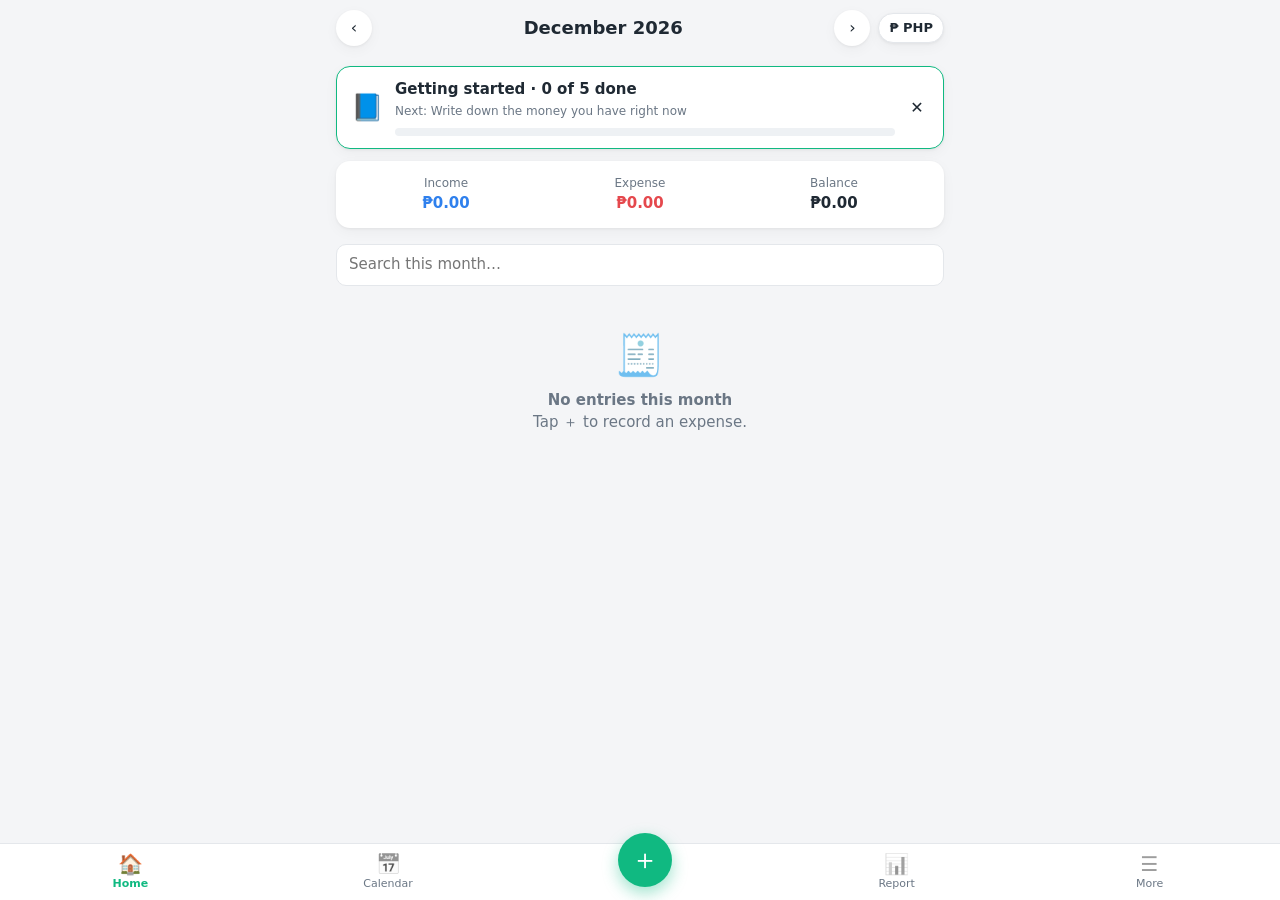
<file: index.html>
<!doctype html>
<html lang="en">
<head>
  <meta charset="utf-8">
  <meta name="viewport" content="width=device-width, initial-scale=1, viewport-fit=cover">
  <title>Kakeibo</title>
  <meta name="description" content="Offline-first household expense tracker">
  <meta name="theme-color" content="#10b981">
  <meta name="apple-mobile-web-app-capable" content="yes">
  <meta name="apple-mobile-web-app-status-bar-style" content="default">
  <meta name="apple-mobile-web-app-title" content="Kakeibo">
  <link rel="manifest" href="manifest.webmanifest">
  <link rel="icon" type="image/png" href="icons/icon-192.png">
  <link rel="apple-touch-icon" href="icons/apple-touch-icon.png">
  <link rel="stylesheet" href="styles.css">
</head>
<body>
  <header class="topbar" id="topbar"></header>
  <main id="view"></main>

  <nav class="tabbar" id="tabbar">
    <button data-act="tab" data-tab="home"><span>🏠</span>Home</button>
    <button data-act="tab" data-tab="calendar"><span>📅</span>Calendar</button>
    <button class="fab" data-act="newTx" aria-label="Add entry">＋</button>
    <button data-act="tab" data-tab="report"><span>📊</span>Report</button>
    <button data-act="tab" data-tab="more"><span>☰</span>More</button>
  </nav>

  <div class="overlay" id="overlay" hidden>
    <div class="sheet" id="sheet" role="dialog" aria-modal="true"></div>
  </div>
  <div class="toast" id="toast" hidden></div>

  <script src="app.js"></script>
  <script src="sync.js"></script>
  <script src="receipt.js"></script>
  <script src="recurring.js"></script>
  <script src="guide.js"></script>
  <script src="notify.js"></script>
</body>
</html>
</file>
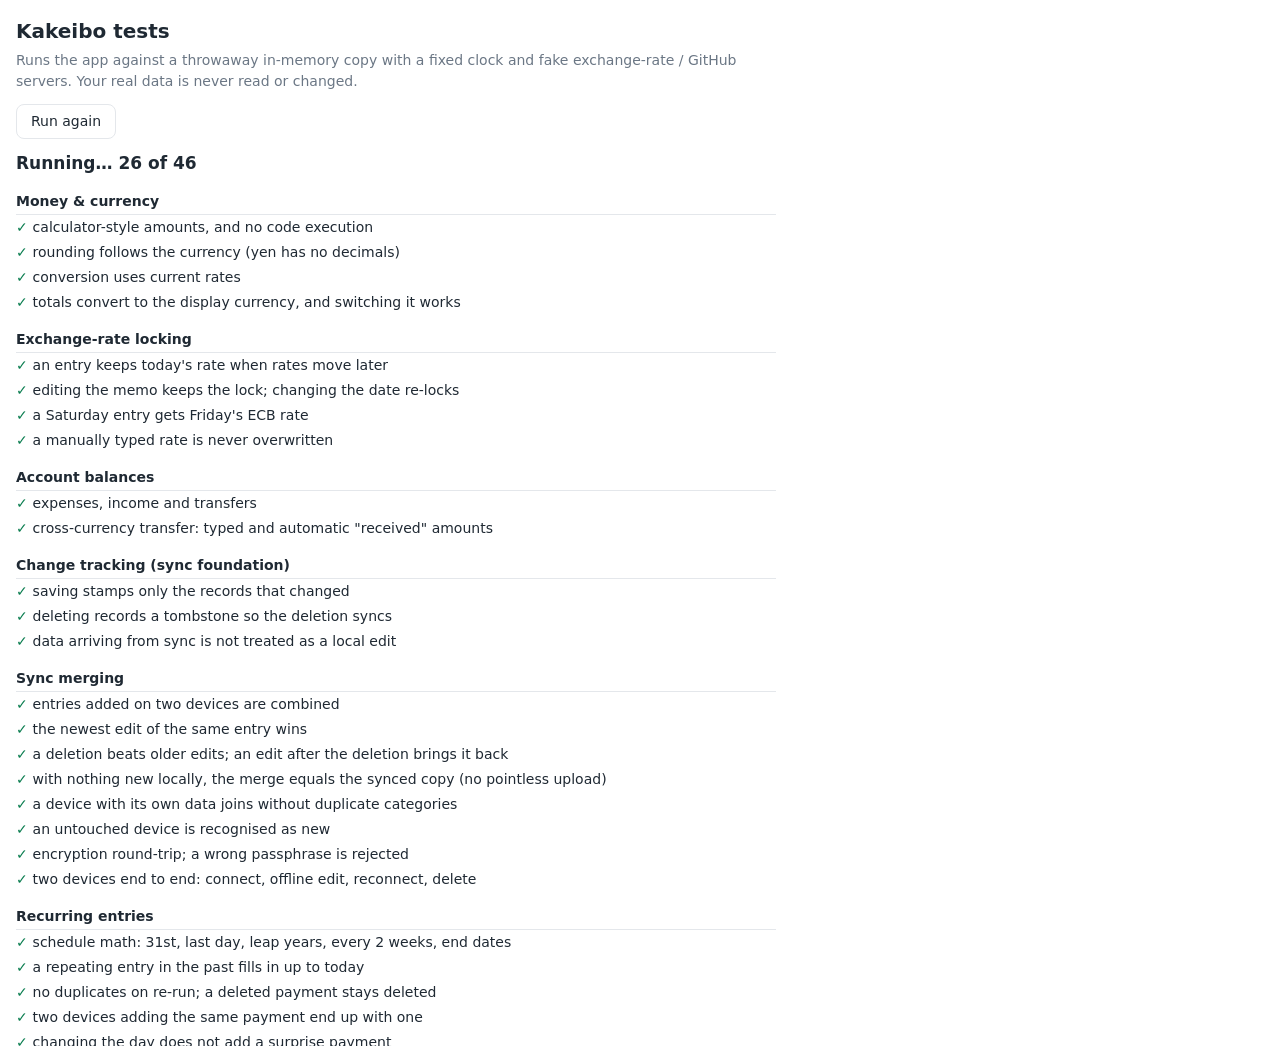
<file: tests.html>
<!doctype html>
<html lang="en">
<head>
  <meta charset="utf-8">
  <meta name="viewport" content="width=device-width, initial-scale=1">
  <title>Kakeibo tests</title>
  <style>
    :root { --bg: #fff; --text: #1f2933; --muted: #6b7785; --pass: #0a7d4f; --fail: #c62828; --line: #e4e7eb; color-scheme: light; }
    @media (prefers-color-scheme: dark) { :root { --bg: #0f1216; --text: #e6e9ed; --muted: #95a0ad; --pass: #4ade80; --fail: #ff6b6f; --line: #2a3139; color-scheme: dark; } }
    body { margin: 0; padding: 16px; background: var(--bg); color: var(--text); font: 14px/1.5 system-ui, sans-serif; max-width: 760px; }
    h1 { font-size: 20px; margin: 0 0 4px; }
    .note { color: var(--muted); margin: 0 0 12px; }
    #summary { font-size: 17px; font-weight: 700; margin: 12px 0; }
    .group { margin-top: 14px; font-weight: 700; border-bottom: 1px solid var(--line); padding-bottom: 2px; }
    .t { padding: 2px 0; }
    .pass::before { content: '✓ '; color: var(--pass); font-weight: 700; }
    .fail { color: var(--fail); }
    .fail::before { content: '✗ '; font-weight: 700; }
    pre { white-space: pre-wrap; margin: 2px 0 6px 18px; font-size: 12px; color: var(--fail); }
    button { font: inherit; padding: 6px 14px; border-radius: 8px; border: 1px solid var(--line); background: none; color: inherit; cursor: pointer; }
  </style>
</head>
<body>
  <h1>Kakeibo tests</h1>
  <p class="note">Runs the app against a throwaway in-memory copy with a fixed clock and fake exchange-rate / GitHub servers. Your real data is never read or changed.</p>
  <button onclick="location.reload()">Run again</button>
  <div id="summary">Loading…</div>
  <div id="results"></div>

  <!-- The app's page skeleton, hidden: the code under test renders into it. -->
  <div id="app-under-test" hidden>
    <header id="topbar"></header><main id="view"></main>
    <nav id="tabbar"><button data-tab="home"></button><button data-tab="calendar"></button><button data-tab="report"></button><button data-tab="more"></button></nav>
    <div id="overlay" hidden><div id="sheet"></div></div><div id="toast" hidden></div>
  </div>

<script>
'use strict';
/* ---------- isolation: never touch the real app data ---------- */
class MemoryStorage {
  constructor() { this.m = new Map(); }
  getItem(k) { return this.m.has(k) ? this.m.get(k) : null; }
  setItem(k, v) { this.m.set(k, String(v)); }
  removeItem(k) { this.m.delete(k); }
  clear() { this.m.clear(); }
  key(i) { return [...this.m.keys()][i] ?? null; }
  get length() { return this.m.size; }
}
const mem = new MemoryStorage();
try { Object.defineProperty(window, 'localStorage', { configurable: true, get: () => mem }); } catch { /* checked below */ }
const ISOLATED = window.localStorage === mem;

// Fixed clock: 15 Oct 2026, 10:00. tick() moves it forward; setClock() jumps.
const RealDate = Date;
let FAKE_NOW = new RealDate(2026, 9, 15, 10).getTime();
window.Date = class extends RealDate {
  constructor(...a) { if (a.length) super(...a); else super(FAKE_NOW); }
  static now() { return FAKE_NOW; }
};
const setClock = (y, m, d, h = 10) => { FAKE_NOW = new RealDate(y, m, d, h).getTime(); };
const tick = (ms = 1) => { FAKE_NOW += ms; };

// Fake servers: exchange rates (1 USD = 60 PHP = 150 JPY), historical ECB rates, and a GitHub gist store.
const TEST_RATES = { USD: 1, PHP: 60, JPY: 150, EUR: 0.9, GBP: 0.8, AUD: 1.5, CAD: 1.4, SGD: 1.3, HKD: 7.8, KRW: 1400, CNY: 7, INR: 85, IDR: 16000, MYR: 4.2, THB: 33, VND: 26000, AED: 3.67, SAR: 3.75, NZD: 1.7, CHF: 0.8 };
const ECB = { '2026-09-03': { PHP: 54, JPY: 139 }, '2026-09-04': { PHP: 55, JPY: 140 }, '2026-09-07': { PHP: 56, JPY: 141 }, '2026-10-14': { PHP: 60, JPY: 150 } };
const gists = {};
let ONLINE = true;
const ghCalls = [];
Object.defineProperty(navigator, 'onLine', { configurable: true, get: () => ONLINE });
const json = (o, status = 200) => new Response(JSON.stringify(o), { status, headers: { 'Content-Type': 'application/json' } });
const realFetch = window.fetch;
window.fetch = async (url, opts = {}) => {
  const u = new URL(String(url), location.href);
  if (u.hostname === 'open.er-api.com') return json({ result: 'success', rates: TEST_RATES });
  if (u.hostname === 'api.frankfurter.dev') {
    const end = u.pathname.split('..')[1] || '9999';
    return json({ base: 'USD', rates: Object.fromEntries(Object.entries(ECB).filter(([d]) => d <= end)) });
  }
  if (u.hostname === 'api.github.com') {
    const m = opts.method || 'GET';
    ghCalls.push(`${m} ${u.pathname}`);
    if (opts.headers?.Authorization !== 'Bearer test-token') return json({ message: 'Bad credentials' }, 401);
    if (u.pathname === '/gists' && m === 'GET') return json(Object.values(gists).map(g => ({ id: g.id, files: Object.fromEntries(Object.keys(g.files).map(k => [k, { filename: k }])) })));
    if (u.pathname === '/gists' && m === 'POST') {
      const b = JSON.parse(opts.body), id = 'g' + Math.random().toString(36).slice(2, 8);
      gists[id] = { id, public: b.public, files: Object.fromEntries(Object.entries(b.files).map(([k, v]) => [k, { content: v.content, truncated: false }])) };
      return json(gists[id], 201);
    }
    const g = gists[u.pathname.split('/')[2]];
    if (!g) return json({}, 404);
    if (m === 'GET') return json(g);
    if (m === 'PATCH') { for (const [k, v] of Object.entries(JSON.parse(opts.body).files)) g.files[k] = { content: v.content, truncated: false }; return json(g); }
  }
  if (u.origin !== location.origin) return json({ error: 'blocked in tests' }, 503); // no real network calls
  return realFetch(url, opts);
};
// Don't install the app's service worker or show real notifications from the test page.
if (navigator.serviceWorker) navigator.serviceWorker.register = () => Promise.resolve({ update: () => Promise.resolve() });
window.confirm = () => true;

/* ---------- tiny test runner ---------- */
const TESTS = [];
const test = (group, name, fn) => TESTS.push({ group, name, fn });
const show = v => (typeof v === 'string' ? JSON.stringify(v) : JSON.stringify(v));
function eq(actual, expected, msg = '') { if (JSON.stringify(actual) !== JSON.stringify(expected)) throw new Error(`${msg ? msg + ': ' : ''}expected ${show(expected)}, got ${show(actual)}`); }
function ok(cond, msg = 'expected true') { if (!cond) throw new Error(msg); }
function near(actual, expected, msg = '', eps = 0.005) { if (!(Math.abs(actual - expected) <= eps)) throw new Error(`${msg ? msg + ': ' : ''}expected ≈${expected}, got ${actual}`); }
const sleep = ms => new Promise(r => setTimeout(r, ms));
async function waitFor(cond, ms = 15000) { const t0 = performance.now(); while (!cond()) { if (performance.now() - t0 > ms) throw new Error('timed out waiting'); await sleep(20); } }

/* ---------- helpers for driving the app ---------- */
let toasts = [];
const cat = (name, type = 'expense') => db.categories.find(c => c.name === name && c.type === type);
const acc = name => db.accounts.find(a => a.name === name);
const byPlace = place => db.transactions.filter(t => t.place === place);
// Adds an entry through the real entry form (renderTxSheet + saveTx), like a user would.
function addTx(p = {}) {
  tick();
  const before = new Set(db.transactions.map(t => t.id));
  const d = { ...newDraft(p.date || today()), ...p, amount: String(p.amount ?? 100) };
  if (p.accountId && !p.currency) d.currency = accById(p.accountId).currency;
  if (p.type && p.type !== 'expense' && !p.categoryId && p.type !== 'transfer') d.categoryId = db.categories.find(c => c.type === p.type).id;
  draft = d;
  renderTxSheet();
  saveTx();
  return db.transactions.filter(t => !before.has(t.id))[0];
}
const rowWith = (sel, text) => [...document.querySelectorAll(sel)].find(e => e.textContent.includes(text));
const devices = {};
let currentDevice = 'A';
function switchDevice(name) {
  clearTimeout(syncState.timer);
  devices[currentDevice] = { data: mem.getItem('kakeibo.v1'), cfg: mem.getItem('kakeibo.sync') };
  currentDevice = name;
  const d = devices[name] || {};
  d.data != null ? mem.setItem('kakeibo.v1', d.data) : mem.removeItem('kakeibo.v1');
  d.cfg != null ? mem.setItem('kakeibo.sync', d.cfg) : mem.removeItem('kakeibo.sync');
  syncState.error = '';
  replaceDb(load());
}
async function connectSync(pass) {
  ui.tab = 'more'; ui.sub = 'sync'; render();
  $('#s-token').value = 'test-token'; $('#s-pass').value = pass;
  await actions.syncConnect();
  clearTimeout(syncState.timer);
}

async function resetApp() {
  await waitFor(() => !lockingRates && !syncState.running);
  clearTimeout(syncState.timer); syncState.again = false; syncState.error = '';
  setClock(2026, 9, 15);
  mem.clear();
  for (const k of Object.keys(devices)) delete devices[k];
  for (const k of Object.keys(gists)) delete gists[k];
  currentDevice = 'A'; ONLINE = true; ghCalls.length = 0; toasts = [];
  closeSheet(); draft = null; ruleDraft = null; balDraft = null;
  const fresh = defaults();
  fresh.fx = { rates: { ...TEST_RATES }, updated: Date.now(), source: 'test' };
  replaceDb(fresh);
  Object.assign(ui, { tab: 'home', sub: null, q: '', rtype: 'expense', ctype: 'expense', guideOpen: null });
  setMonth(2026, 9);
}

/* ===================================================================== */
/*                                TESTS                                  */
/* ===================================================================== */

/* ---------- money & currency ---------- */
test('Money & currency', 'calculator-style amounts, and no code execution', () => {
  eq(parseAmount('1,200'), 1200);
  eq(parseAmount('120+30'), 150);
  eq(parseAmount('3*45.5'), 136.5);
  ok(isNaN(parseAmount('alert(1)')), 'letters must be rejected');
  ok(isNaN(parseAmount('')), 'empty is not a number');
});
test('Money & currency', 'rounding follows the currency (yen has no decimals)', () => {
  eq(roundMoney(123.456, 'PHP'), 123.46);
  eq(roundMoney(123.6, 'JPY'), 124);
});
test('Money & currency', 'conversion uses current rates', () => {
  near(conv(150, 'JPY', 'PHP'), 60);
  near(conv(1, 'USD', 'JPY'), 150);
  eq(conv(5, 'PHP', 'PHP'), 5);
});
test('Money & currency', 'totals convert to the display currency, and switching it works', () => {
  addTx({ amount: 100 });
  addTx({ amount: 1500, accountId: acc('Yen wallet').id });
  near(totals(monthTx(2026, 9)).exp, 700, 'PHP total (100 + ¥1500 → ₱600)');
  actions.cycleCur();
  eq(disp(), 'JPY');
  near(totals(monthTx(2026, 9)).exp, 1750, 'JPY total');
});

/* ---------- rate locking ---------- */
test('Exchange-rate locking', "an entry keeps today's rate when rates move later", () => {
  const t = addTx({ amount: 1000, accountId: acc('Yen wallet').id });
  near(val(t), 400);
  db.fx.rates.JPY = 100;
  near(val(t), 400, 'locked entry value');
  near(conv(1000, 'JPY'), 600, 'current-rate conversion moved');
});
test('Exchange-rate locking', 'editing the memo keeps the lock; changing the date re-locks', async () => {
  const t = addTx({ amount: 1000, accountId: acc('Yen wallet').id });
  const lock = JSON.stringify(t.fx);
  db.fx.rates.JPY = 100;
  actions.editTx({ dataset: { id: t.id } }); $('#f-note').value = 'lunch'; saveTx();
  eq(JSON.stringify(db.transactions.find(x => x.id === t.id).fx), lock, 'memo edit');
  actions.editTx({ dataset: { id: t.id } }); $('#f-date').value = '2026-10-10'; saveTx();
  await waitFor(() => !lockingRates); await lockHistoricalRates();
  eq(db.transactions.find(x => x.id === t.id).fx.source, 'ECB 2026-09-07', 'date change → rate for that date (last business day on/before)');
});
test('Exchange-rate locking', 'a Saturday entry gets Friday\'s ECB rate', async () => {
  const t = addTx({ amount: 1000, accountId: acc('Yen wallet').id, date: '2026-09-05' });
  await waitFor(() => !lockingRates); await lockHistoricalRates();
  const saved = db.transactions.find(x => x.id === t.id);
  eq(saved.fx.source, 'ECB 2026-09-04');
  near(val(saved), 1000 / 140 * 55);
});
test('Exchange-rate locking', 'a manually typed rate is never overwritten', async () => {
  const t = addTx({ amount: 1000, accountId: acc('Yen wallet').id, date: '2026-09-05' });
  await waitFor(() => !lockingRates);
  actions.editTx({ dataset: { id: t.id } }); $('#f-rate').value = '0.5'; saveTx();
  ok(db.transactions.find(x => x.id === t.id).fx.manual, 'marked manual');
  await waitFor(() => !lockingRates); await lockHistoricalRates();
  near(val(db.transactions.find(x => x.id === t.id)), 500);
});

/* ---------- balances ---------- */
test('Account balances', 'expenses, income and transfers', () => {
  acc('Cash').opening = 1000;
  addTx({ amount: 200, accountId: acc('Cash').id });
  addTx({ type: 'income', amount: 500, accountId: acc('Bank').id });
  addTx({ type: 'transfer', amount: 300, accountId: acc('Cash').id, toAccountId: acc('Bank').id });
  near(accBalance(acc('Cash').id), 500, 'Cash');
  near(accBalance(acc('Bank').id), 800, 'Bank');
});
test('Account balances', 'cross-currency transfer: typed and automatic "received" amounts', () => {
  addTx({ type: 'transfer', amount: 6000, accountId: acc('Bank').id, toAccountId: acc('Yen wallet').id, toAmount: '14000' });
  addTx({ type: 'transfer', amount: 600, accountId: acc('Bank').id, toAccountId: acc('Yen wallet').id });
  near(accBalance(acc('Yen wallet').id), 15500, 'Yen wallet (14000 typed + 1500 automatic)');
  near(accBalance(acc('Bank').id), -6600, 'Bank');
});

/* ---------- change tracking ---------- */
test('Change tracking (sync foundation)', 'saving stamps only the records that changed', () => {
  const a = addTx({ amount: 1 }), b = addTx({ amount: 2 });
  const bStamp = b.updated;
  tick(1000);
  db.transactions.find(t => t.id === a.id).note = 'changed';
  save();
  eq(db.transactions.find(t => t.id === a.id).updated, Date.now(), 'changed record');
  eq(db.transactions.find(t => t.id === b.id).updated, bStamp, 'untouched record');
});
test('Change tracking (sync foundation)', 'deleting records a tombstone so the deletion syncs', () => {
  const a = addTx({ amount: 1 });
  db.transactions = db.transactions.filter(t => t.id !== a.id);
  save();
  ok(db.deleted[a.id] > 0, 'tombstone recorded');
});
test('Change tracking (sync foundation)', 'data arriving from sync is not treated as a local edit', () => {
  const a = addTx({ amount: 1 });
  const next = structuredClone(db);
  next.transactions = next.transactions.filter(t => t.id !== a.id);
  replaceDb(next);
  ok(!db.deleted[a.id], 'no tombstone from replaceDb');
});

/* ---------- sync merging ---------- */
test('Sync merging', 'entries added on two devices are combined', () => {
  const base = structuredClone(db);
  const local = structuredClone(base), remote = structuredClone(base);
  local.transactions.push({ id: 'L', type: 'expense', date: today(), amount: 1, currency: 'PHP', updated: 5 });
  remote.transactions.push({ id: 'R', type: 'expense', date: today(), amount: 2, currency: 'PHP', updated: 6 });
  eq(mergeDb(local, remote).transactions.map(t => t.id).sort(), ['L', 'R']);
});
test('Sync merging', 'the newest edit of the same entry wins', () => {
  const t = { id: 'X', type: 'expense', date: today(), amount: 1, currency: 'PHP' };
  const local = { ...structuredClone(db), transactions: [{ ...t, amount: 111, updated: 10 }] };
  const remote = { ...structuredClone(db), transactions: [{ ...t, amount: 222, updated: 20 }] };
  eq(mergeDb(local, remote).transactions[0].amount, 222, 'remote newer');
  local.transactions[0].updated = 30;
  eq(mergeDb(local, remote).transactions[0].amount, 111, 'local newer');
});
test('Sync merging', 'a deletion beats older edits; an edit after the deletion brings it back', () => {
  const t = { id: 'X', type: 'expense', date: today(), amount: 1, currency: 'PHP' };
  const local = { ...structuredClone(db), transactions: [{ ...t, updated: 10 }] };
  const remote = { ...structuredClone(db), transactions: [], deleted: { X: 20 } };
  eq(mergeDb(local, remote).transactions.length, 0, 'deleted');
  local.transactions[0].updated = 30;
  eq(mergeDb(local, remote).transactions.length, 1, 'resurrected by a later edit');
});
test('Sync merging', 'with nothing new locally, the merge equals the synced copy (no pointless upload)', () => {
  addTx({ amount: 5 }); addTx({ amount: 6 });
  const remote = structuredClone(db);
  eq(JSON.stringify(syncPayload(mergeDb(structuredClone(remote), remote))), JSON.stringify(syncPayload(remote)));
});
test('Sync merging', 'a device with its own data joins without duplicate categories', () => {
  const remote = defaults();
  const local = defaults();
  const localFood = local.categories.find(c => c.name === 'Food');
  local.transactions.push({ id: 'T', type: 'expense', date: today(), amount: 9, currency: 'PHP', categoryId: localFood.id, accountId: local.accounts[0].id });
  local.budget.cats[localFood.id] = 3000;
  reconcile(local, remote);
  const merged = mergeDb(local, remote);
  const remoteFood = remote.categories.find(c => c.name === 'Food');
  eq(merged.categories.filter(c => c.name === 'Food').length, 1, 'one Food');
  eq(merged.transactions[0].categoryId, remoteFood.id, 'entry moved to the synced Food');
  eq(merged.budget.cats[remoteFood.id] ?? local.budget.cats[remoteFood.id], 3000, 'budget kept');
});
test('Sync merging', 'an untouched device is recognised as new', () => {
  ok(isPristine(defaults()), 'fresh install');
  addTx({ amount: 1 });
  ok(!isPristine(db), 'after an entry');
});
test('Sync merging', 'encryption round-trip; a wrong passphrase is rejected', async () => {
  const salt = crypto.getRandomValues(new Uint8Array(16));
  const enc = await encryptData({ secret: 'Jollibee 194' }, 'pass-1234', salt);
  ok(!enc.includes('Jollibee'), 'no plaintext in the stored file');
  eq((await decryptData(enc, 'pass-1234')).data, { secret: 'Jollibee 194' });
  let code = null;
  try { await decryptData(enc, 'wrong-pass'); } catch (e) { code = e.code; }
  eq(code, 'passphrase');
});
test('Sync merging', 'two devices end to end: connect, offline edit, reconnect, delete', async () => {
  addTx({ amount: 250, place: 'Jollibee' });
  await connectSync('correct horse');
  const file = Object.values(Object.values(gists)[0].files)[0].content;
  ok(Object.values(gists)[0].public === false, 'gist is secret');
  ok(!file.includes('Jollibee'), 'gist is encrypted');

  switchDevice('B');
  await connectSync('wrong passphrase');
  ok(!syncConfig(), 'wrong passphrase leaves the phone unconnected');
  await connectSync('correct horse');
  eq(byPlace('Jollibee').length, 1, 'phone received the laptop entry');

  ONLINE = false;
  const calls = ghCalls.length;
  addTx({ amount: 95, place: 'Taxi (offline)' });
  await syncNow();
  eq(syncStatus(), 'offline-pending');
  eq(ghCalls.length, calls, 'no network calls while offline');
  ONLINE = true; dispatchEvent(new Event('online'));
  await waitFor(() => !syncState.running && syncConfig().dirty === false);

  switchDevice('A'); await syncNow();
  eq(byPlace('Taxi (offline)').length, 1, 'laptop received the offline entry');
  db.transactions = db.transactions.filter(t => t.place !== 'Taxi (offline)'); save(); clearTimeout(syncState.timer);
  await syncNow();
  switchDevice('B'); await syncNow();
  eq(byPlace('Taxi (offline)').length, 0, 'deletion reached the phone');
  disconnectSync(); switchDevice('A'); disconnectSync();
});

/* ---------- recurring ---------- */
test('Recurring entries', 'schedule math: 31st, last day, leap years, every 2 weeks, end dates', () => {
  const R = o => ({ id: 'x', interval: 1, end: '', ...o });
  eq(occurrences(R({ freq: 'monthly', day: 31, start: '2026-01-31' }), '', '2026-04-30'), ['2026-01-31', '2026-02-28', '2026-03-31', '2026-04-30']);
  eq(occurrences(R({ freq: 'monthly', day: 'last', start: '2026-01-10' }), '', '2026-03-31'), ['2026-01-31', '2026-02-28', '2026-03-31']);
  eq(occurrences(R({ freq: 'yearly', start: '2028-02-29' }), '', '2030-03-01'), ['2028-02-29', '2029-02-28', '2030-02-28']);
  eq(occurrences(R({ freq: 'weekly', interval: 2, start: '2026-10-02' }), '', '2026-11-01'), ['2026-10-02', '2026-10-16', '2026-10-30']);
  eq(occurrences(R({ freq: 'monthly', day: 5, start: '2026-01-05', end: '2026-03-20' }), '', '2026-12-31'), ['2026-01-05', '2026-02-05', '2026-03-05']);
  eq(occurrences(R({ freq: 'monthly', day: 1, start: '2026-10-15' }), '', '2026-12-15'), ['2026-11-01', '2026-12-01']);
});
test('Recurring entries', 'a repeating entry in the past fills in up to today', () => {
  addTx({ amount: 15000, place: 'Rent', date: '2026-08-01', categoryId: cat('Housing').id, repeat: 'monthly:1' });
  eq(byPlace('Rent').map(t => t.date).sort(), ['2026-08-01', '2026-09-01', '2026-10-01']);
});
test('Recurring entries', 'no duplicates on re-run; a deleted payment stays deleted', () => {
  addTx({ amount: 15000, place: 'Rent', date: '2026-08-01', repeat: 'monthly:1' });
  eq(runRecurring(), 0, 'nothing new');
  const sep = byPlace('Rent').find(t => t.date === '2026-09-01');
  db.transactions = db.transactions.filter(t => t.id !== sep.id); save();
  db.recurring[0].lastRun = '2026-08-01'; // as if another device had an older copy of the rule
  eq(runRecurring(), 0, 'not re-added');
});
test('Recurring entries', 'two devices adding the same payment end up with one', () => {
  addTx({ amount: 15000, place: 'Rent', date: '2026-10-01', repeat: 'monthly:1' });
  const other = structuredClone(db);
  eq(mergeDb(db, other).transactions.filter(t => t.place === 'Rent').length, 1);
});
test('Recurring entries', 'changing the day does not add a surprise payment', () => {
  addTx({ amount: 15000, place: 'Rent', date: '2026-10-01', repeat: 'monthly:1' });
  actions.editRule({ dataset: { id: db.recurring[0].id } });
  $('#r-day').value = '12'; actions.saveRule();
  eq(byPlace('Rent').map(t => t.date), ['2026-10-01'], 'no Oct 12 payment');
  eq(nextOccurrence(db.recurring[0]), '2026-11-12');
});
test('Recurring entries', 'pausing then resuming skips the missed months', () => {
  addTx({ amount: 549, place: 'Netflix', date: '2026-10-01', repeat: 'monthly:1' });
  actions.editRule({ dataset: { id: db.recurring[0].id } }); $('#r-paused').checked = true; actions.saveRule();
  setClock(2026, 11, 20);
  eq(runRecurring(), 0, 'paused');
  actions.editRule({ dataset: { id: db.recurring[0].id } }); $('#r-paused').checked = false; actions.saveRule();
  eq(byPlace('Netflix').map(t => t.date), ['2026-10-01'], 'no back-payments');
  eq(nextOccurrence(db.recurring[0]), '2027-01-01');
});
test('Recurring entries', 'turning an existing entry into a series makes no duplicate', () => {
  const t = addTx({ amount: 999, place: 'Globe' });
  actions.editTx({ dataset: { id: t.id } }); $('#f-repeat').value = 'monthly:1'; saveTx();
  eq(byPlace('Globe').length, 1);
  ok(byPlace('Globe')[0].recurringId, 'part of a series');
});
test('Recurring entries', 'past occurrences get that day\'s rate later', () => {
  addTx({ amount: 15000, place: 'Rent', date: '2026-10-01', repeat: 'monthly:1' });
  eq(entryFromRule(db.recurring[0], '2026-09-01').fx.date, '', 'pending historical rate');
  eq(entryFromRule(db.recurring[0], today()).fx.date, today(), 'today locked now');
});

/* ---------- deleting ---------- */
test('Deleting accounts & categories', 'entries and series move to the chosen account', () => {
  addTx({ amount: 15000, place: 'Rent', date: '2026-09-01', accountId: acc('Cash').id, repeat: 'monthly:1' });
  const cashId = acc('Cash').id, bankId = acc('Bank').id;
  deleteSheet('account', cashId);
  ok(![...$('#del-target').options].some(o => o.value === ''), 'no "don\'t move" option when a series depends on it');
  finishDelete('account', cashId, bankId);
  ok(!accById(cashId), 'Cash deleted');
  eq(db.recurring[0].template.accountId, bankId, 'series moved');
  ok(byPlace('Rent').every(t => t.accountId === bankId), 'entries moved');
});
test('Deleting accounts & categories', 'plain entries may stay unmoved', () => {
  addTx({ amount: 100, categoryId: cat('Food').id });
  deleteSheet('category', cat('Food').id);
  ok([...$('#del-target').options].some(o => o.value === ''), '"don\'t move" offered');
  closeSheet();
});

/* ---------- receipts ---------- */
test('Receipt reading', 'Philippine receipt', () => {
  const r = parseReceipt('JOLLIBEE FOODS CORP\nSM North EDSA Branch\nVAT REG TIN 000-388-474-000\nDate: 10/14/2026 12:31\n1 Chickenjoy C1 129.00\nSUBTOTAL 194.00\nTOTAL P 194.00\nCASH 200.00\nCHANGE 6.00');
  eq([r.total.amount, r.date, r.store, r.currency, catById(r.category.categoryId).name], [194, '2026-10-14', 'Jollibee Foods Corp', 'PHP', 'Food']);
});
test('Receipt reading', 'Japanese receipt with full-width digits', () => {
  const r = parseReceipt('セブン-イレブン 渋谷道玄坂店\n電話:03-1234-5678\n2026年10月12日(月) 19:42\nおにぎり ¥160\n小計 ¥300\n合計 ¥３００\nお預り ¥1,000\nお釣 ¥700');
  eq([r.total.amount, r.date, r.currency], [300, '2026-10-12', 'JPY']);
});
test('Receipt reading', 'Reiwa-era date and spaced-out OCR text', () => {
  const r = parseReceipt('ロー ソン 新宿 三 丁 目 店\n令和8年10月3日 14:05\n合 計 \\418');
  eq([r.total.amount, r.date, r.store], [418, '2026-10-03', 'ローソン新宿三丁目店']);
});
test('Receipt reading', 'messy OCR: comma decimals and O for 0', () => {
  const r = parseReceipt('mercury drug\nBIOGESIC 2 @ 5.5O 11.00\nTOTAL AMOUNT DUE 33,50\nCASH 100.00\nCHANGE 66.50');
  eq(r.total.amount, 33.5);
  eq(catById(r.category.categoryId).name, 'Health');
});
test('Receipt reading', 'a store you have used before keeps your category', () => {
  addTx({ amount: 500, place: 'ローソン新宿三丁目店', categoryId: cat('Daily goods').id });
  eq(catById(parseReceipt('ローソン 新宿三丁目店\n合計 ¥418').category.categoryId).name, 'Daily goods');
});

/* ---------- budgets & summary ---------- */
test('Budgets & monthly summary', 'left / over labels, per category', () => {
  db.budget = { total: 1000, cats: { [cat('Food').id]: 300 }, currency: 'PHP' };
  addTx({ amount: 400, categoryId: cat('Food').id });
  const card = budgetCard(monthTx(2026, 9));
  ok(card.includes('₱600.00 left'), 'total left');
  ok(card.includes('Over by ₱100.00'), 'Food over');
});
test('Budgets & monthly summary', 'a budget set in yen converts for display', () => {
  db.budget.currency = 'JPY';
  near(budgetIn(15000), 6000);
});
test('Budgets & monthly summary', 'monthly summary numbers and notification text', () => {
  addTx({ amount: 1000, date: '2026-09-10', categoryId: cat('Food').id });
  addTx({ amount: 500, date: '2026-09-11', categoryId: cat('Transport').id });
  addTx({ amount: 600, date: '2026-10-05', categoryId: cat('Food').id });
  addTx({ type: 'income', amount: 2000, date: '2026-10-01', accountId: acc('Bank').id });
  const s = monthSummary(2026, 9);
  eq([s.exp, s.prevExp, s.inc, s.cats[0].c.name], [600, 1500, 2000, 'Food']);
  near(s.change, -0.6);
  const n = summaryNotification(s);
  eq(n.title, `${new Date(2026, 9, 1).toLocaleDateString(undefined, { month: 'long' })} spending: ${money(600)}`);
  ok(n.body.startsWith('60% less than'), n.body);
});

/* ---------- getting started guide ---------- */
test('Getting started guide', 'finds test data from old and new versions, never your own entries', () => {
  addSample();
  const flagged = sampleEntries().length;
  ok(flagged > 50, 'sample data found');
  for (const t of db.transactions) delete t.sample; // what older versions produced
  eq(sampleEntries().length, flagged, 'old-style sample data still found');
  addTx({ amount: 85, place: 'Jeepney' });
  addTx({ amount: 15000, place: 'Rent', date: '2026-08-01', repeat: 'monthly:1' });
  const flaggedIds = new Set(sampleEntries().map(t => t.id));
  ok(!byPlace('Jeepney').some(t => flaggedIds.has(t.id)), 'hand-typed entry kept');
  ok(!byPlace('Rent').some(t => flaggedIds.has(t.id)), 'recurring entries kept');
});
test('Getting started guide', 'starting balances: today\'s balance equals what you type', () => {
  addTx({ amount: 245, accountId: acc('Cash').id });
  actions.guideBalances({ dataset: { mode: 'setup' } });
  rowWith('.bal-row', 'Cash').querySelector('.bal-val').value = '2350';
  rowWith('.bal-row', 'Bank').querySelector('.bal-val').value = '18400';
  ok(!rowWith('.bal-row', 'Cash').querySelector('[data-act="guideBalRemove"]'), 'used account cannot be removed');
  rowWith('.bal-row', 'Dollar account').querySelector('[data-act="guideBalRemove"]').click();
  actions.guideBalAdd();
  const row = [...document.querySelectorAll('.bal-row')].pop();
  row.querySelector('.bal-name').value = 'GCash'; row.querySelector('.bal-val').value = '1200';
  actions.guideSaveBalances();
  near(accBalance(acc('Cash').id), 2350, 'Cash');
  near(accBalance(acc('Bank').id), 18400, 'Bank');
  ok(!acc('Dollar account'), 'removed');
  eq([acc('GCash').icon, accBalance(acc('GCash').id)], ['📲', 1200]);
  ok(guideState().accounts, 'step done');
});
test('Getting started guide', 'weekly check records the differences', () => {
  acc('Cash').opening = 2000; acc('Bank').opening = 10000;
  actions.guideBalances({ dataset: { mode: 'check' } });
  rowWith('.bal-row', 'Cash').querySelector('.bal-val').value = '1950';
  rowWith('.bal-row', 'Bank').querySelector('.bal-val').value = '10100';
  actions.guideSaveBalances();
  const short = byPlace('Unrecorded spending')[0], extra = byPlace('Balance adjustment')[0];
  eq([short.type, short.amount, catById(short.categoryId).name], ['expense', 50, 'Other']);
  eq([extra.type, extra.amount], ['income', 100]);
  near(accBalance(acc('Cash').id), 1950); near(accBalance(acc('Bank').id), 10100);
  eq(manualExpenses().length, 0, 'adjustments don\'t count as "recorded expenses"');
});
test('Getting started guide', 'steps tick off at the right time', () => {
  eq(activeSteps().map(s => s.id), ['accounts', 'bills', 'budget', 'record', 'check'], 'no test-data step on a clean install');
  addTx({ amount: 15000, place: 'Rent', date: '2026-10-01', repeat: 'monthly:1' });
  ok(!GUIDE_STEPS.find(s => s.id === 'bills').done(), 'bills stay open after the first one');
  setGuide({ bills: 'done' });
  ok(GUIDE_STEPS.find(s => s.id === 'bills').done(), 'done when confirmed');
  addTx({ amount: 1 }); addTx({ amount: 2 });
  ok(!GUIDE_STEPS.find(s => s.id === 'record').done(), '2 of 3');
  addTx({ amount: 3 });
  ok(GUIDE_STEPS.find(s => s.id === 'record').done(), '3 of 3');
});

/* ---------- data ---------- */
test('Data & backups', 'data from the first version upgrades cleanly', () => {
  const m = migrate({
    settings: { currency: 'PHP', theme: 'auto', weekStart: 0 },
    accounts: [{ id: 'a1', name: 'Cash', icon: '👛', opening: 1000 }],
    categories: [{ id: 'c1', type: 'expense', name: 'Food', icon: '🍜', color: '#f59e0b', genres: [] }],
    transactions: [{ id: 't1', type: 'expense', date: '2026-10-10', amount: 250, categoryId: 'c1', accountId: 'a1', note: '', place: 'Jollibee' }],
    budget: { total: 5000, cats: {} },
  });
  eq([m.settings.currencies, m.accounts[0].currency, m.transactions[0].currency, m.budget.currency], [['PHP'], 'PHP', 'PHP', 'PHP']);
  ok(m.transactions[0].fx?.rates?.PHP, 'rate locked');
  eq([m.categories[0].order, m.deleted, m.recurring, m.version], [0, {}, [], defaults().version]);
});
test('Data & backups', 'CSV export quotes awkward text', () => {
  addTx({ amount: 50, place: 'Joe, "the" Diner' });
  const csv = toCsv();
  ok(csv.startsWith('﻿Date,Type,Category'), 'header');
  ok(csv.includes('"Joe, ""the"" Diner"'), 'quoted');
  ok(csv.split('\r\n')[0].includes('Currency'), 'currency column');
});
test('Data & backups', 'a backup restores to exactly the same data', () => {
  addTx({ amount: 50 }); addTx({ amount: 1500, accountId: acc('Yen wallet').id });
  addTx({ amount: 15000, place: 'Rent', date: '2026-09-01', repeat: 'monthly:1' });
  const restored = migrate(JSON.parse(JSON.stringify(db)));
  eq(JSON.stringify(syncPayload(restored)), JSON.stringify(syncPayload(db)));
});

/* ---------- run ---------- */
async function run() {
  const summary = document.getElementById('summary'), out = document.getElementById('results');
  if (!ISOLATED) {
    summary.innerHTML = '<span class="fail">Stopped: this browser would not let the tests use a private copy of the data, so nothing was run (your data is safe).</span>';
    return { passed: 0, failed: 0, failures: ['not isolated'] };
  }
  for (const s of ['app.js', 'sync.js', 'receipt.js', 'recurring.js', 'guide.js', 'notify.js']) {
    await new Promise((resolve, reject) => {
      const el = document.createElement('script');
      el.src = `${s}?fresh=${RealDate.now()}`;
      el.onload = resolve; el.onerror = () => reject(new Error(`could not load ${s}`));
      document.body.append(el);
    });
  }
  window.toast = m => toasts.push(m);
  await sleep(300); // let start-up work (rate refresh) settle
  let passed = 0; const failures = []; let group = '';
  for (const t of TESTS) {
    if (t.group !== group) { group = t.group; out.insertAdjacentHTML('beforeend', `<div class="group">${group}</div>`); }
    const row = document.createElement('div');
    try {
      await resetApp();
      await t.fn();
      passed++; row.className = 't pass'; row.textContent = t.name;
    } catch (e) {
      failures.push(`${t.group} › ${t.name}: ${e.message}`);
      row.className = 't fail'; row.textContent = t.name;
      const pre = document.createElement('pre'); pre.textContent = e.stack || e.message; row.append(pre);
    }
    out.append(row);
    summary.textContent = `Running… ${passed + failures.length} of ${TESTS.length}`;
  }
  summary.innerHTML = failures.length
    ? `<span class="fail">${failures.length} failed</span>, ${passed} passed`
    : `<span class="pass">All ${passed} tests passed</span>`;
  return { passed, failed: failures.length, failures };
}
window.testRun = run();
</script>
</body>
</html>
</file>
<file: styles.css>
:root {
  --bg: #f4f5f7;
  --card: #ffffff;
  --text: #1f2933;
  --muted: #6b7785;
  --line: #e4e7eb;
  --accent: #10b981;
  --accent-ink: #ffffff;
  --expense: #e5484d;
  --income: #2f80ed;
  --transfer: #8e7cc3;
  --chip: #eef1f4;
  --shadow: 0 1px 3px rgba(0,0,0,.06), 0 4px 14px rgba(0,0,0,.04);
  --radius: 14px;
  --safe-b: env(safe-area-inset-bottom, 0px);
  color-scheme: light;
}
@media (prefers-color-scheme: dark) {
  :root:not([data-theme="light"]) {
    --bg: #0f1216; --card: #1a1f25; --text: #e6e9ed; --muted: #95a0ad; --line: #2a3139;
    --chip: #252c34; --expense: #ff6b6f; --income: #5aa2ff; --shadow: none; color-scheme: dark;
  }
}
:root[data-theme="dark"] {
  --bg: #0f1216; --card: #1a1f25; --text: #e6e9ed; --muted: #95a0ad; --line: #2a3139;
  --chip: #252c34; --expense: #ff6b6f; --income: #5aa2ff; --shadow: none; color-scheme: dark;
}

* { box-sizing: border-box; -webkit-tap-highlight-color: transparent; }
html, body { margin: 0; }
body {
  background: var(--bg); color: var(--text);
  font: 15px/1.45 system-ui, -apple-system, "Segoe UI", Roboto, "Noto Sans", sans-serif;
  padding-bottom: calc(76px + var(--safe-b));
}
button, input, select, textarea { font: inherit; color: inherit; }
button { cursor: pointer; }
main { max-width: 640px; margin: 0 auto; padding: 0 16px 24px; }

/* Top bar */
.topbar {
  position: sticky; top: 0; z-index: 5; background: var(--bg);
  padding: calc(10px + env(safe-area-inset-top, 0px)) 16px 8px;
  max-width: 640px; margin: 0 auto; display: flex; align-items: center; gap: 8px;
}
.topbar h1 { font-size: 18px; margin: 0; flex: 1; text-align: center; }
.icon-btn {
  border: 0; background: var(--card); border-radius: 50%; width: 36px; height: 36px;
  display: grid; place-items: center; box-shadow: var(--shadow); font-size: 16px;
}
.icon-btn.ghost { background: transparent; box-shadow: none; }

/* Cards & lists */
.card { background: var(--card); border-radius: var(--radius); box-shadow: var(--shadow); padding: 14px 16px; margin: 12px 0; }
.summary { display: grid; grid-template-columns: repeat(3, 1fr); gap: 6px; text-align: center; }
.summary small { display: block; color: var(--muted); font-size: 12px; }
.summary b { font-size: 15px; font-variant-numeric: tabular-nums; }
.neg { color: var(--expense); } .pos { color: var(--income); }
.muted { color: var(--muted); }
.section-title { font-size: 13px; color: var(--muted); margin: 18px 4px 6px; display: flex; justify-content: space-between; }

.list { background: var(--card); border-radius: var(--radius); box-shadow: var(--shadow); overflow: hidden; }
.row {
  display: flex; align-items: center; gap: 12px; padding: 12px 16px; width: 100%;
  border: 0; background: none; text-align: left; border-top: 1px solid var(--line);
}
.row:first-child { border-top: 0; }
.row .ico { width: 36px; height: 36px; border-radius: 10px; display: grid; place-items: center; font-size: 18px; flex: none; }
.row .main { flex: 1; min-width: 0; }
.row .main > span { display: block; white-space: nowrap; overflow: hidden; text-overflow: ellipsis; }
.row .main .bar { margin-top: 5px; }
.row .sub { font-size: 12px; color: var(--muted); }
.row .amt { font-variant-numeric: tabular-nums; font-weight: 600; white-space: nowrap; }
.day-head { display: flex; justify-content: space-between; font-size: 12px; color: var(--muted); padding: 14px 4px 6px; }

.empty { text-align: center; color: var(--muted); padding: 40px 16px; }
.empty .big { font-size: 40px; display: block; margin-bottom: 6px; }

/* Budget bar */
.bar { height: 8px; border-radius: 99px; background: var(--chip); overflow: hidden; margin-top: 8px; }
.bar > i { display: block; height: 100%; background: var(--accent); border-radius: 99px; }
.bar.over > i { background: var(--expense); }
.budget-line { display: flex; justify-content: space-between; gap: 8px; font-size: 13px; }
.budget-cats { border-top: 1px solid var(--line); margin-top: 12px; padding-top: 4px; }
.budget-cat { display: block; width: 100%; border: 0; background: none; text-align: left; padding: 8px 0; }
.budget-cat + .budget-cat { border-top: 1px dashed var(--line); }
.budget-cat .bar { margin-top: 5px; height: 6px; }

/* Search */
.search { width: 100%; border: 1px solid var(--line); background: var(--card); border-radius: 10px; padding: 9px 12px; margin-top: 4px; }

/* Calendar */
.cal { display: grid; grid-template-columns: repeat(7, 1fr); gap: 2px; background: var(--card); border-radius: var(--radius); padding: 8px; box-shadow: var(--shadow); }
.cal .dow { text-align: center; font-size: 11px; color: var(--muted); padding: 4px 0; }
.cal .cell {
  min-height: 58px; border: 0; background: none; border-radius: 8px; padding: 4px 2px;
  display: flex; flex-direction: column; align-items: center; gap: 1px; font-size: 13px;
}
.cal .cell.out { opacity: .3; }
.cal .cell.today .d { background: var(--accent); color: var(--accent-ink); border-radius: 99px; padding: 0 6px; }
.cal .cell.sel { background: var(--chip); }
.cal .cell small { font-size: 9.5px; line-height: 1.2; font-variant-numeric: tabular-nums; max-width: 100%; overflow: hidden; }

/* Report */
.seg { display: flex; background: var(--chip); border-radius: 10px; padding: 3px; gap: 3px; }
.seg button { flex: 1; border: 0; background: none; border-radius: 8px; padding: 7px 4px; font-size: 14px; color: var(--muted); }
.seg button.on { background: var(--card); color: var(--text); font-weight: 600; box-shadow: var(--shadow); }
.donut-wrap { position: relative; width: 220px; margin: 8px auto; }
.donut-wrap svg { display: block; width: 100%; transform: rotate(-90deg); }
.donut-center { position: absolute; inset: 0; display: grid; place-content: center; text-align: center; }
.donut-center b { font-size: 18px; font-variant-numeric: tabular-nums; }
.dot { width: 10px; height: 10px; border-radius: 50%; display: inline-block; flex: none; }
.bars svg { width: 100%; display: block; }
.bars text { fill: var(--muted); font-size: 10px; }
.legend { display: flex; gap: 14px; justify-content: center; font-size: 12px; color: var(--muted); margin-top: 6px; }

/* Tab bar */
.tabbar {
  position: fixed; left: 0; right: 0; bottom: 0; z-index: 10;
  display: flex; justify-content: space-around; align-items: center;
  background: var(--card); border-top: 1px solid var(--line);
  padding: 6px 4px calc(6px + var(--safe-b));
}
.tabbar button { border: 0; background: none; display: flex; flex-direction: column; align-items: center; font-size: 11px; color: var(--muted); padding: 2px 8px; min-width: 56px; }
.tabbar button span { font-size: 20px; line-height: 1.2; filter: grayscale(1); opacity: .7; }
.tabbar button.on { color: var(--accent); font-weight: 600; }
.tabbar button.on span { filter: none; opacity: 1; }
.tabbar .fab {
  width: 54px; height: 54px; min-width: 0; border-radius: 50%; background: var(--accent); color: var(--accent-ink);
  font-size: 28px; margin-top: -24px; box-shadow: 0 6px 16px rgba(16,185,129,.4); justify-content: center;
}

/* Bottom sheet */
.overlay { position: fixed; inset: 0; background: rgba(0,0,0,.4); z-index: 20; display: flex; align-items: flex-end; justify-content: center; }
.overlay[hidden] { display: none; }
.sheet {
  background: var(--bg); width: 100%; max-width: 640px; max-height: 92vh; overflow-y: auto;
  border-radius: 18px 18px 0 0; padding: 14px 16px calc(18px + var(--safe-b));
  animation: up .2s ease-out;
}
@keyframes up { from { transform: translateY(40px); opacity: .5; } }
.sheet-head { display: flex; align-items: center; gap: 8px; margin-bottom: 10px; }
.sheet-head h2 { font-size: 17px; margin: 0; flex: 1; text-align: center; }
.sheet-head button { border: 0; background: none; color: var(--accent); font-weight: 600; padding: 6px; min-width: 60px; }
.sheet-head button:first-child { text-align: left; color: var(--muted); font-weight: 400; }
.sheet-head button:last-child { text-align: right; }

.amount-input {
  display: flex; align-items: center; gap: 6px; background: var(--card); border-radius: var(--radius);
  padding: 10px 16px; margin: 12px 0; box-shadow: var(--shadow);
}
.amount-input span { font-size: 22px; color: var(--muted); }
.amount-input input { border: 0; background: none; outline: none; font-size: 32px; font-weight: 700; width: 100%; text-align: right; font-variant-numeric: tabular-nums; }
.t-expense .amount-input input { color: var(--expense); }
.t-income .amount-input input { color: var(--income); }

.cats { display: grid; grid-template-columns: repeat(4, 1fr); gap: 8px; margin: 8px 0; }
.cats button {
  border: 2px solid transparent; background: var(--card); border-radius: 12px; padding: 8px 2px;
  display: flex; flex-direction: column; align-items: center; gap: 2px; font-size: 11px; box-shadow: var(--shadow);
}
.cats button i { font-style: normal; font-size: 22px; }
.cats button.on { border-color: var(--accent); }

.field { display: flex; align-items: center; gap: 10px; background: var(--card); padding: 4px 16px; border-top: 1px solid var(--line); }
.field:first-child { border-top: 0; }
.field label { width: 92px; color: var(--muted); font-size: 14px; flex: none; }
.field input, .field select, .field textarea { flex: 1; border: 0; background: none; padding: 10px 0; outline: none; min-width: 0; }
.field textarea { resize: vertical; min-height: 44px; }
.form { border-radius: var(--radius); overflow: hidden; box-shadow: var(--shadow); margin: 12px 0; }

.btn { display: block; width: 100%; border: 0; border-radius: 12px; padding: 13px; font-weight: 600; background: var(--accent); color: var(--accent-ink); margin-top: 10px; }
.btn.secondary { background: var(--card); color: var(--text); box-shadow: var(--shadow); }
.btn.btn-danger { background: var(--expense); color: #fff; }
.btn.danger { background: transparent; color: var(--expense); box-shadow: none; }

.chips { display: flex; flex-wrap: wrap; gap: 6px; padding: 8px 0; }
.chips button { border: 1px solid var(--line); background: var(--card); border-radius: 99px; padding: 5px 12px; font-size: 13px; }
.chips button.on { background: var(--accent); color: var(--accent-ink); border-color: var(--accent); }

.toast {
  position: fixed; left: 50%; bottom: calc(90px + var(--safe-b)); transform: translateX(-50%);
  background: #222; color: #fff; padding: 9px 16px; border-radius: 99px; font-size: 14px; z-index: 30;
}
.toast[hidden] { display: none; }
.update-bar {
  position: fixed; left: 50%; transform: translateX(-50%); bottom: calc(84px + var(--safe-b)); z-index: 25;
  width: calc(100% - 32px); max-width: 480px; display: flex; align-items: center; gap: 10px;
  background: #1f2933; color: #fff; padding: 10px 10px 10px 16px; border-radius: 14px; font-size: 14px;
  box-shadow: 0 6px 20px rgba(0,0,0,.25);
}
.update-bar span { flex: 1; }
body:has(.update-bar) .toast { bottom: calc(150px + var(--safe-b)); }
.update-bar button { border: 0; border-radius: 10px; background: var(--accent); color: #fff; font-weight: 600; padding: 8px 14px; }

.cur-chip {
  border: 1px solid var(--line); background: var(--card); border-radius: 99px; padding: 5px 10px;
  font-size: 13px; font-weight: 600; white-space: nowrap; flex: none; box-shadow: var(--shadow);
}
.scan-row { display: flex; gap: 8px; align-items: center; margin-top: 10px; }
.scan-row .btn { margin-top: 0; flex: 1; padding: 10px; }
.scan-box { display: flex; gap: 12px; align-items: center; background: var(--card); border-radius: var(--radius); padding: 10px; margin-top: 10px; box-shadow: var(--shadow); }
.scan-box img { width: 52px; height: 70px; object-fit: cover; border-radius: 6px; flex: none; background: var(--chip); }
.scan-info { flex: 1; min-width: 0; display: flex; flex-direction: column; gap: 2px; font-size: 14px; }
.scan-info small { font-size: 12px; }
.scan-info .bar > i { transition: width .2s; }
.scan-text { margin: 6px 4px 0; font-size: 13px; color: var(--muted); }
.scan-text pre { white-space: pre-wrap; font-size: 12px; background: var(--card); border-radius: 8px; padding: 8px; max-height: 200px; overflow: auto; }
input.filled { background: rgba(16,185,129,.12) !important; border-radius: 6px; }
.summary-banner { display: flex; align-items: center; gap: 4px; padding: 10px 8px 10px 14px; border: 1px solid var(--accent); }
.summary-open { flex: 1; display: flex; gap: 12px; align-items: center; border: 0; background: none; text-align: left; padding: 0; min-width: 0; }
.summary-open > span:first-child { font-size: 26px; }
.summary-open b, .summary-open small { display: block; }
.summary-open small { color: var(--muted); font-size: 12px; }
.summary-facts { display: flex; flex-direction: column; gap: 10px; font-size: 14px; }
.summary-facts .bar { margin-top: 6px; }
.link-btn { flex: 1; border: 0; background: none; color: var(--accent); padding: 10px 0; text-align: left; font-size: 14px; min-width: 0; }
.upcoming { display: flex; flex-direction: column; gap: 8px; }
.upcoming small { font-size: 12px; margin-left: 4px; }
.guide-card { display: flex; align-items: center; gap: 4px; padding: 12px 8px 12px 14px; border: 1px solid var(--accent); }
.guide-card-main { flex: 1; display: flex; gap: 12px; align-items: center; border: 0; background: none; text-align: left; padding: 0; min-width: 0; }
.guide-card-main > div { flex: 1; min-width: 0; }
.guide-card-main b, .guide-card-main small { display: block; }
.guide-card-main small { color: var(--muted); font-size: 12px; margin-top: 2px; }
.guide-emoji { font-size: 26px; }
.guide-intro { font-size: 14px; line-height: 1.55; }
.guide-step { padding: 0; overflow: hidden; }
.guide-step-head { display: flex; align-items: center; gap: 12px; width: 100%; border: 0; background: none; text-align: left; padding: 14px 16px; }
.guide-step-head b { flex: 1; }
.guide-num { width: 26px; height: 26px; border-radius: 50%; background: var(--chip); display: grid; place-items: center; font-size: 13px; font-weight: 700; flex: none; }
.guide-step.done .guide-num { background: var(--accent); color: var(--accent-ink); }
.guide-step.done .guide-step-head b { color: var(--muted); font-weight: 500; }
.guide-step-body { padding: 0 16px 14px; font-size: 14px; line-height: 1.55; }
.guide-step-body p { margin: 0 0 10px; }
.guide-step-body .form { margin: 4px 0; }
.guide-example { background: var(--chip); border-radius: 10px; padding: 8px 12px; font-size: 13px; }
.guide-tips { margin: 0 0 10px; padding-left: 20px; }
.guide-tips li { margin-bottom: 4px; }
.guide-later { display: flex; flex-direction: column; gap: 8px; font-size: 14px; }
.bal-row { gap: 8px; }
.bal-row label { font-size: 15px; color: var(--text) !important; }
.sync-badge { border: 0; background: none; font-size: 17px; padding: 4px 2px; flex: none; line-height: 1; }
.sync-badge.sync-syncing { animation: spin 1.2s linear infinite; }
.sync-badge.sync-synced { opacity: .55; }
@keyframes spin { to { transform: rotate(360deg); } }
.amount-input .cur-chip { font-size: 15px; box-shadow: none; background: var(--chip); }
.approx { text-align: right; font-size: 13px; min-height: 18px; margin: -6px 6px 4px; }
.row .amt small { display: block; text-align: right; font-size: 11px; font-weight: 400; color: var(--muted); }

.budget-input { width: 110px; text-align: right; border: 1px solid var(--line); border-radius: 8px; padding: 6px 8px; background: var(--bg); }
.bal-row .bal-val, .bal-row .bal-name { border-bottom: 1px solid var(--line) !important; padding: 8px 2px !important; }
.bal-row .bal-val:focus, .bal-row .bal-name:focus { border-bottom-color: var(--accent) !important; }
</file>
